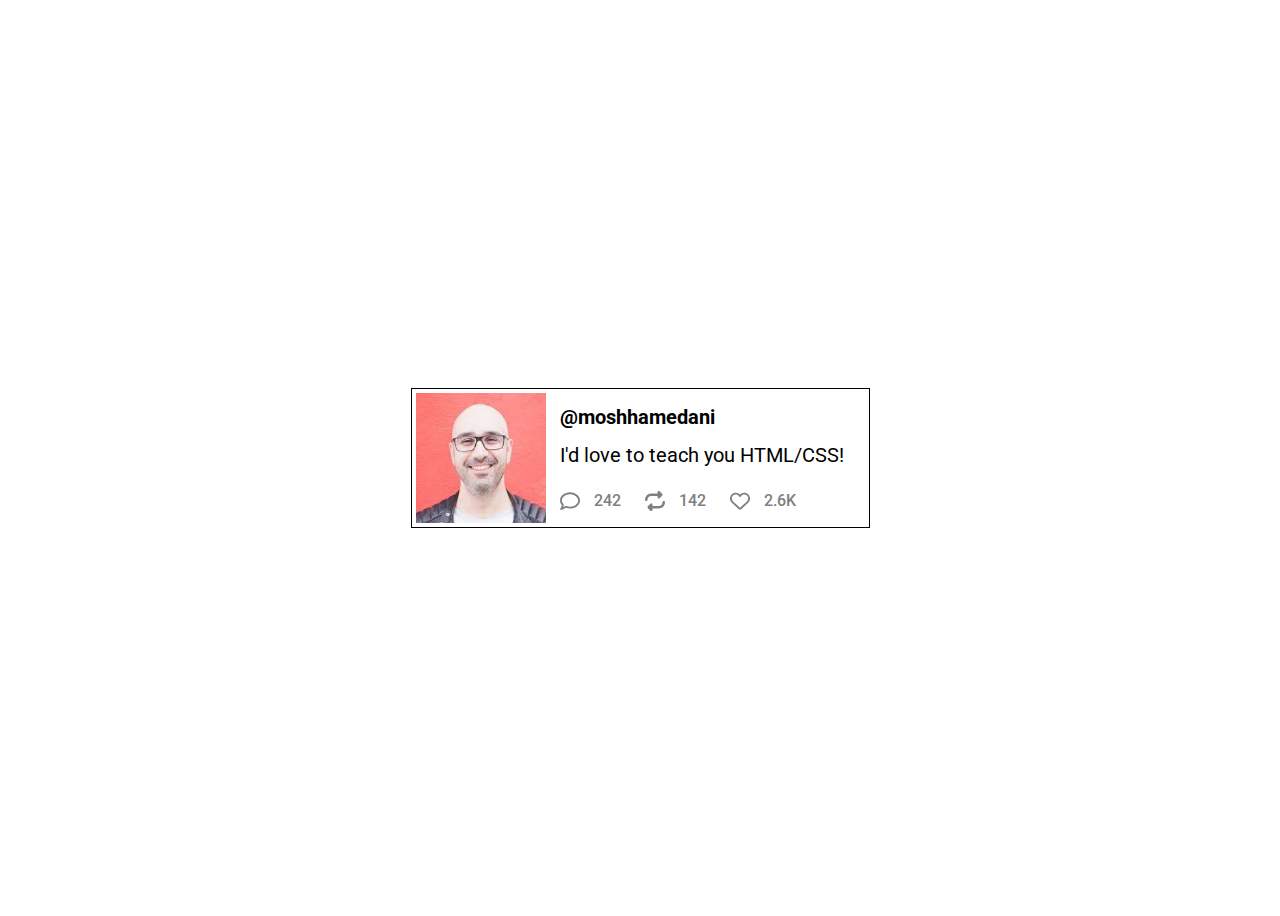
<file: 04_01_2024_card_design/index.html>
<!DOCTYPE html>
<html lang="en">

<head>
    <meta charset="UTF-8">
    <meta name="viewport" content="width=device-width, initial-scale=1.0">
    <title>Mosh</title>

    <!-- Link to the external CSS file -->
    <link rel="stylesheet" href="index.css">
</head>

<body>

    <!-- Main Container -->
    <div class="mainContainer">

        <!-- Card container -->
        <div class="cardContainer">

            <!-- Content container -->
            <div class="contentContainer">
                <img src="moshImage.jpg" alt="This is mosh image" class="cardImage">

                <!-- Text Container -->
                <div class="textContainer">
                    <div class="textSubcontainer">
                        <div id="name">@moshhamedani</div>
                        <div id="description">I'd love to teach you HTML/CSS!</div>

                        <!-- Icon container -->
                        <div id="iconesContainer">

                            <!-- COMMENTS icon -->
                            <div class="iconWrapper">
                                <span class="iconSpan">
                                    <svg xmlns="http://www.w3.org/2000/svg" viewBox="0 0 512 512"><!--!Font Awesome Free 6.5.1 by @fontawesome - https://fontawesome.com License - https://fontawesome.com/license/free Copyright 2024 Fonticons, Inc.--><path d="M123.6 391.3c12.9-9.4 29.6-11.8 44.6-6.4c26.5 9.6 56.2 15.1 87.8 15.1c124.7 0 208-80.5 208-160s-83.3-160-208-160S48 160.5 48 240c0 32 12.4 62.8 35.7 89.2c8.6 9.7 12.8 22.5 11.8 35.5c-1.4 18.1-5.7 34.7-11.3 49.4c17-7.9 31.1-16.7 39.4-22.7zM21.2 431.9c1.8-2.7 3.5-5.4 5.1-8.1c10-16.6 19.5-38.4 21.4-62.9C17.7 326.8 0 285.1 0 240C0 125.1 114.6 32 256 32s256 93.1 256 208s-114.6 208-256 208c-37.1 0-72.3-6.4-104.1-17.9c-11.9 8.7-31.3 20.6-54.3 30.6c-15.1 6.6-32.3 12.6-50.1 16.1c-.8 .2-1.6 .3-2.4 .5c-4.4 .8-8.7 1.5-13.2 1.9c-.2 0-.5 .1-.7 .1c-5.1 .5-10.2 .8-15.3 .8c-6.5 0-12.3-3.9-14.8-9.9c-2.5-6-1.1-12.8 3.4-17.4c4.1-4.2 7.8-8.7 11.3-13.5c1.7-2.3 3.3-4.6 4.8-6.9c.1-.2 .2-.3 .3-.5z"/></svg>
                                </span>
                                242
                            </div>

                            <!-- REPEAT icon -->
                            <div class="iconWrapper">
                                <span class="iconSpan">
                                    <svg xmlns="http://www.w3.org/2000/svg" viewBox="0 0 512 512"><!--!Font Awesome Free 6.5.1 by @fontawesome - https://fontawesome.com License - https://fontawesome.com/license/free Copyright 2024 Fonticons, Inc.--><path d="M0 224c0 17.7 14.3 32 32 32s32-14.3 32-32c0-53 43-96 96-96H320v32c0 12.9 7.8 24.6 19.8 29.6s25.7 2.2 34.9-6.9l64-64c12.5-12.5 12.5-32.8 0-45.3l-64-64c-9.2-9.2-22.9-11.9-34.9-6.9S320 19.1 320 32V64H160C71.6 64 0 135.6 0 224zm512 64c0-17.7-14.3-32-32-32s-32 14.3-32 32c0 53-43 96-96 96H192V352c0-12.9-7.8-24.6-19.8-29.6s-25.7-2.2-34.9 6.9l-64 64c-12.5 12.5-12.5 32.8 0 45.3l64 64c9.2 9.2 22.9 11.9 34.9 6.9s19.8-16.6 19.8-29.6V448H352c88.4 0 160-71.6 160-160z"/></svg>
                                </span>
                                142
                            </div>

                            <!-- HEART icon -->
                            <div class="iconWrapper">
                                <span class="iconSpan">
                                    <svg xmlns="http://www.w3.org/2000/svg" viewBox="0 0 512 512"><!--!Font Awesome Free 6.5.1 by @fontawesome - https://fontawesome.com License - https://fontawesome.com/license/free Copyright 2024 Fonticons, Inc.--><path d="M225.8 468.2l-2.5-2.3L48.1 303.2C17.4 274.7 0 234.7 0 192.8v-3.3c0-70.4 50-130.8 119.2-144C158.6 37.9 198.9 47 231 69.6c9 6.4 17.4 13.8 25 22.3c4.2-4.8 8.7-9.2 13.5-13.3c3.7-3.2 7.5-6.2 11.5-9c0 0 0 0 0 0C313.1 47 353.4 37.9 392.8 45.4C462 58.6 512 119.1 512 189.5v3.3c0 41.9-17.4 81.9-48.1 110.4L288.7 465.9l-2.5 2.3c-8.2 7.6-19 11.9-30.2 11.9s-22-4.2-30.2-11.9zM239.1 145c-.4-.3-.7-.7-1-1.1l-17.8-20c0 0-.1-.1-.1-.1c0 0 0 0 0 0c-23.1-25.9-58-37.7-92-31.2C81.6 101.5 48 142.1 48 189.5v3.3c0 28.5 11.9 55.8 32.8 75.2L256 430.7 431.2 268c20.9-19.4 32.8-46.7 32.8-75.2v-3.3c0-47.3-33.6-88-80.1-96.9c-34-6.5-69 5.4-92 31.2c0 0 0 0-.1 .1s0 0-.1 .1l-17.8 20c-.3 .4-.7 .7-1 1.1c-4.5 4.5-10.6 7-16.9 7s-12.4-2.5-16.9-7z"/></svg>
                                </span>
                                2.6K
                            </div>

                        </div>
                        <!-- end icon container -->
                    </div>
                </div>
                <!-- end Text container -->

            </div>
            <!-- end Contenet container -->
        </div>
        <!-- end Card container -->

    </div>
    <!-- end Main container-->

</body>

</html>
</file>
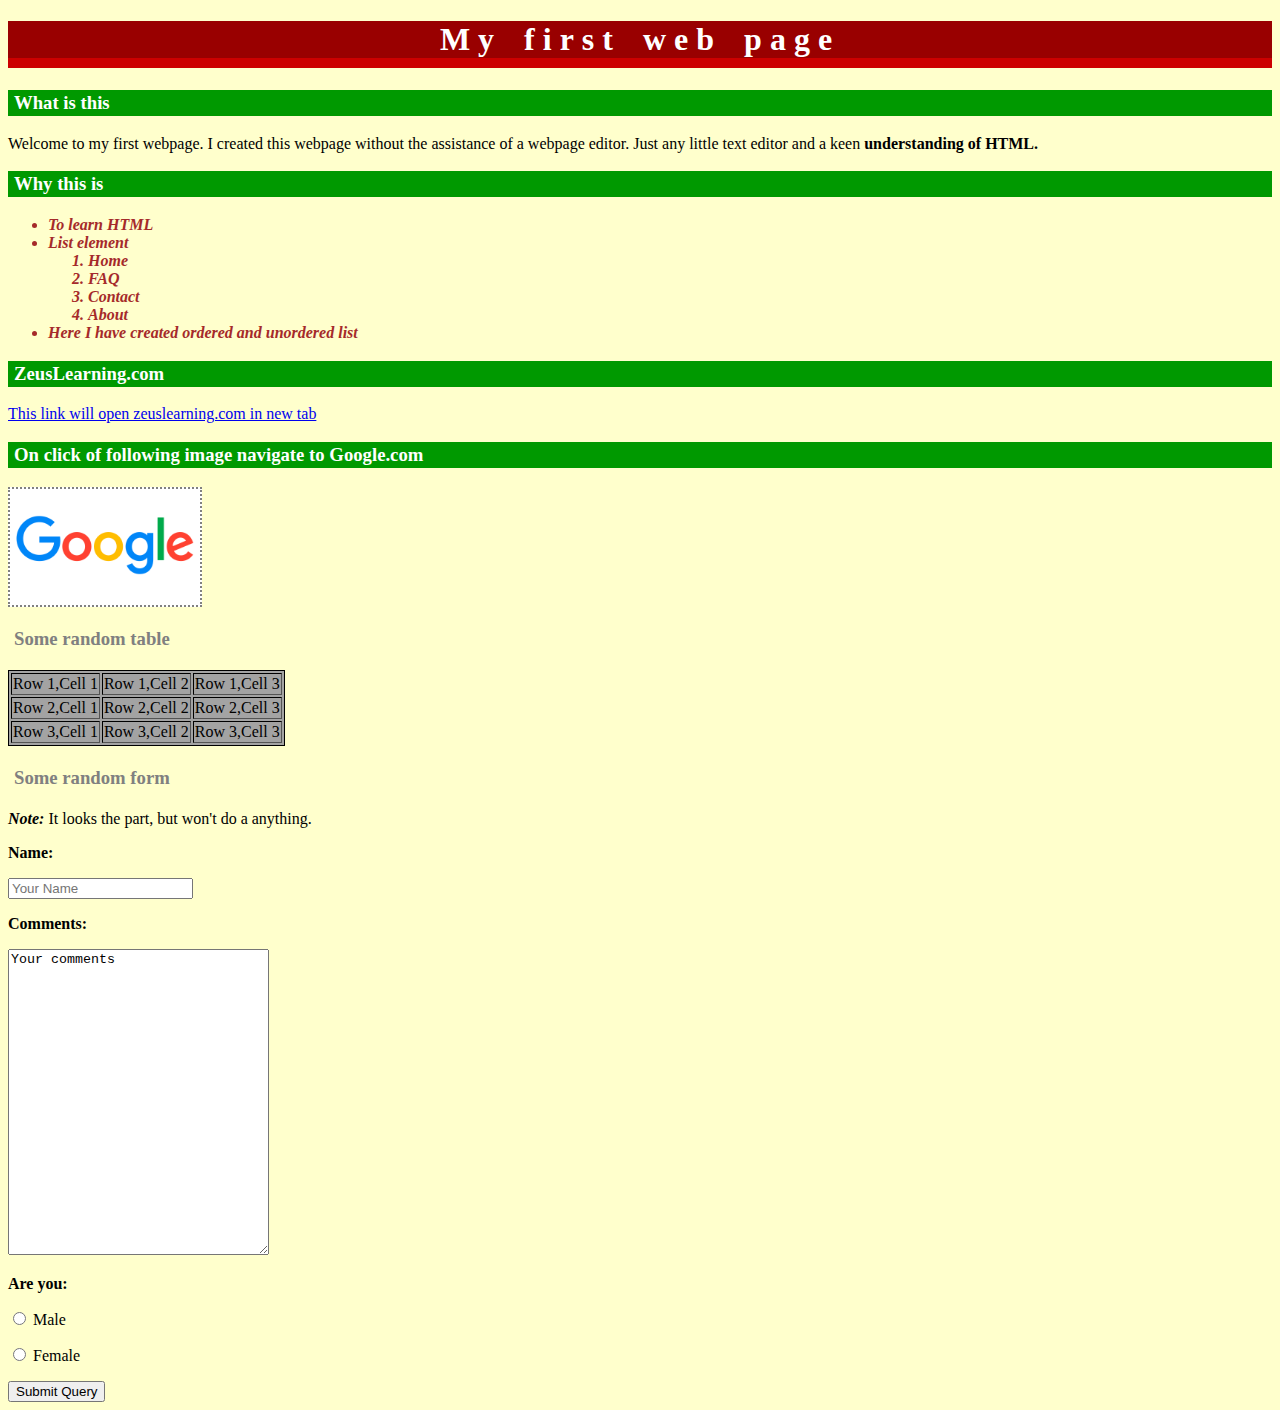
<file: 04_01_2024_doc_file_task/index.html>
<!DOCTYPE html>
<html lang="en">

<head>
    <meta charset="UTF-8">
    <meta name="viewport" content="width=device-width, initial-scale=1.0">
    <title>Docfile Tasks</title>
    <link rel="stylesheet" href="index.css">
</head>

<body>
    <h1 id="topHeading">My first web page</h1>
    <h3 class="subheadings">What is this</h3>
    <p>Welcome to my first webpage. I created this webpage without the assistance of a webpage editor. Just any little
        text editor and a keen <strong>understanding of HTML.</strong></p>

    <h3 class="subheadings">Why this is</h3>
    <div class="listcontainer">
        <ul>
            <li>To learn HTML</li>
            <li>List element</li>
            <ol>
                <li>Home</li>
                <li>FAQ</li>
                <li>Contact</li>
                <li>About</li>
            </ol>
            <li>Here I have created ordered and unordered list</li>
        </ul>
    </div>

    <h3 class="subheadings">ZeusLearning.com</h3>
    <a href="https://www.zeuslearning.com" target="_blank">This link will open zeuslearning.com in new tab</a>

    <h3 class="subheadings">On click of following image navigate to Google.com</h3>
    <div id="imageContainer">
        <a href="https://www.google.com">
            <img src="Google_logo.png" alt="Google logo" height="100">
        </a>
    </div>

    <h3 class="formtableheading">Some random table</h3>
    <!-- Table -->
    <table border="1" class="tablestyling">
        <!-- Row 1 -->
        <tr>
            <td>Row 1,Cell 1</td>
            <td>Row 1,Cell 2</td>
            <td>Row 1,Cell 3</td>
        </tr>

        <!-- Row 2 -->
        <tr>
            <td>Row 2,Cell 1</td>
            <td>Row 2,Cell 2</td>
            <td>Row 2,Cell 3</td>
        </tr>

        <!-- Row 3 -->
        <tr>
            <td>Row 3,Cell 1</td>
            <td>Row 3,Cell 2</td>
            <td>Row 3,Cell 3</td>
        </tr>
    </table>
    <!-- end table -->

    <h3 class="formtableheading">Some random form</h3>
    <div><strong class="fontitalic">Note: </strong>It looks the part, but won't do a anything.</div>
    <!-- Form -->
    <form action="#">
        <p class="formlabel">Name:</p>
        <input type="text" name="" id="" placeholder="Your Name">

        <p class="formlabel">Comments:</p>
        <textarea name="" id="" cols="30" rows="20">Your comments</textarea>

        <p class="formlabel">Are you:</p>
        <p><input type="radio" name="gender" id=""> Male</p>
        <p><input type="radio" name="gender" id=""> Female</p>

        <button type="submit">Submit Query</button>
    </form>
    <!-- end form -->
</body>

</html>
</file>
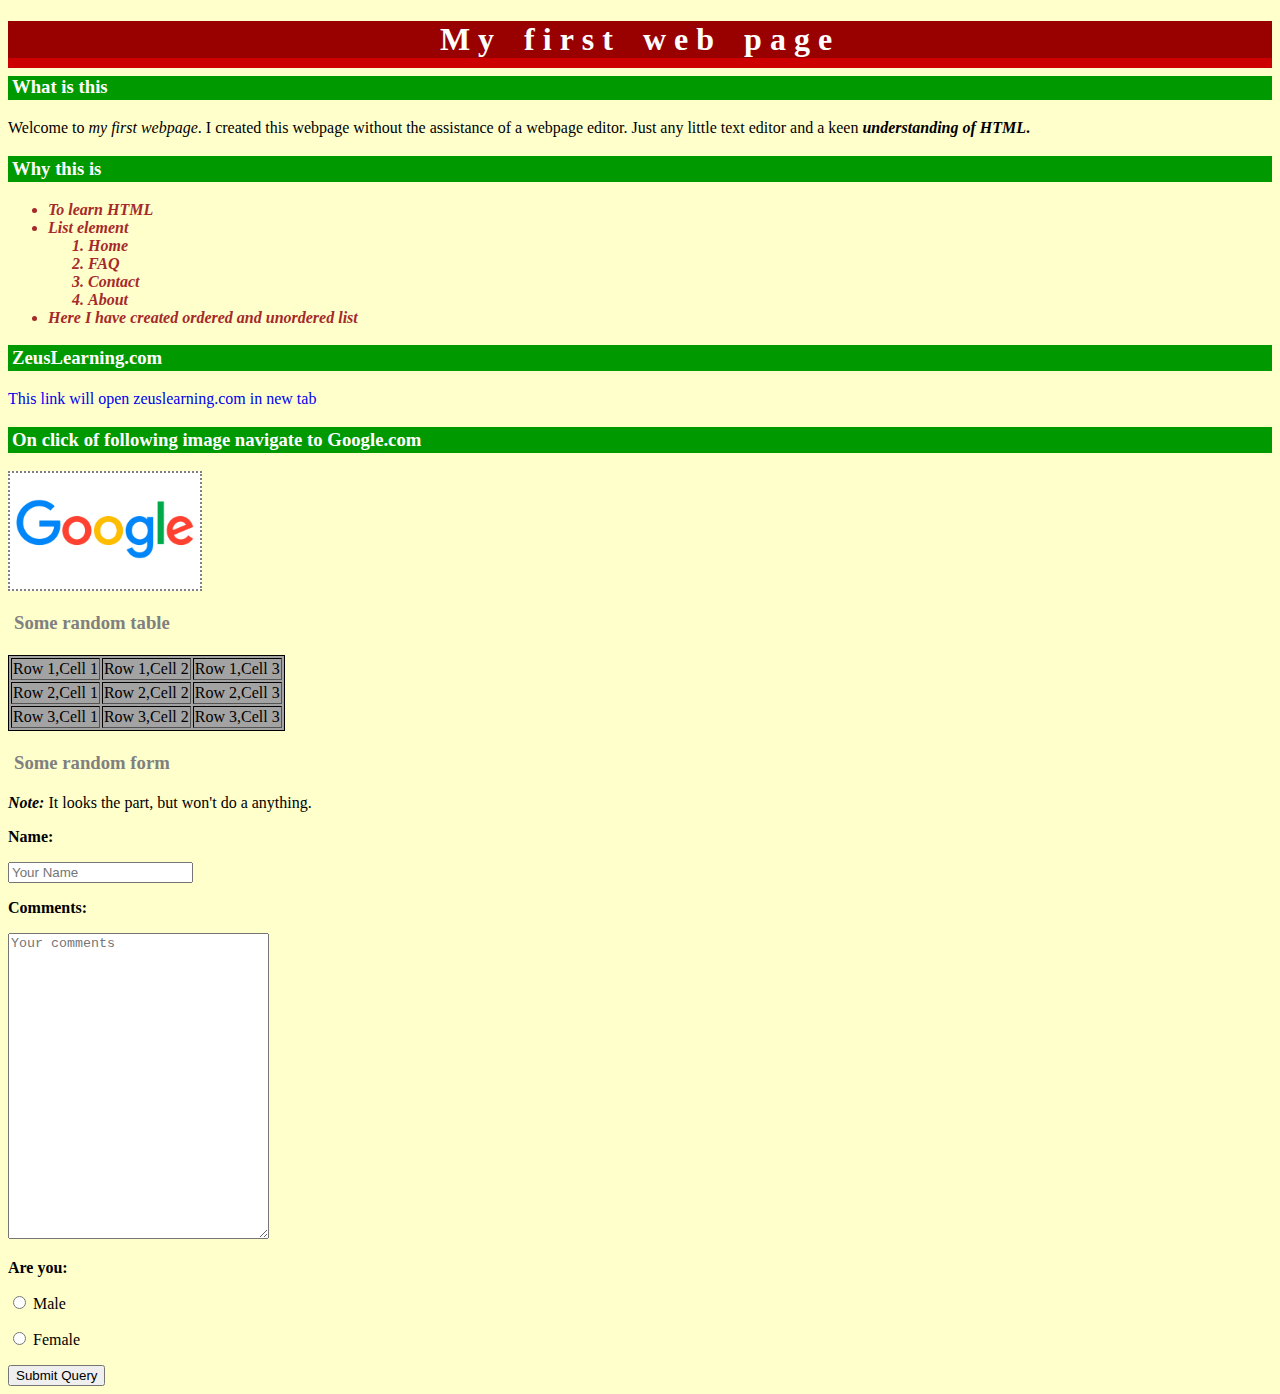
<file: 04_01_2024_simple_webpage/index.html>
<!DOCTYPE html>
<html lang="en">

<head>
    <meta charset="UTF-8">
    <meta name="viewport" content="width=device-width, initial-scale=1.0">
    <title>Docfile Tasks</title>
    <link rel="stylesheet" href="index.css">
</head>

<body>
    <h1 id="topHeading">My first web page</h1>
    <h3 id="first-subheading" class="subheadings">What is this</h3>
    <p>Welcome to <i>my first webpage</i>. I created this webpage without the assistance of a webpage editor. Just any little
        text editor and a keen <strong><i>understanding of HTML</i>.</strong></p>

    <h3 class="subheadings">Why this is</h3>
    <div class="listcontainer">
        <ul>
            <li>To learn HTML</li>
            <li>List element</li>
            <ol>
                <li>Home</li>
                <li>FAQ</li>
                <li>Contact</li>
                <li>About</li>
            </ol>
            <li>Here I have created ordered and unordered list</li>
        </ul>
    </div>

    <h3 class="subheadings">ZeusLearning.com</h3>
    <a class="zeus-link" href="https://www.zeuslearning.com" target="_blank">This link will open zeuslearning.com in new tab</a>

    <h3 class="subheadings">On click of following image navigate to Google.com</h3>
    <div id="imageContainer">
        <a href="https://www.google.com">
            <img src="Google_logo.png" alt="Google logo" height="100">
        </a>
    </div>

    <h3 class="formtableheading">Some random table</h3>
    <!-- Table -->
    <table border="1" class="tablestyling">
        <!-- Row 1 -->
        <tr>
            <td>Row 1,Cell 1</td>
            <td>Row 1,Cell 2</td>
            <td>Row 1,Cell 3</td>
        </tr>

        <!-- Row 2 -->
        <tr>
            <td>Row 2,Cell 1</td>
            <td>Row 2,Cell 2</td>
            <td>Row 2,Cell 3</td>
        </tr>

        <!-- Row 3 -->
        <tr>
            <td>Row 3,Cell 1</td>
            <td>Row 3,Cell 2</td>
            <td>Row 3,Cell 3</td>
        </tr>
    </table>
    <!-- end table -->

    <h3 class="formtableheading">Some random form</h3>
    <div><strong class="fontitalic">Note: </strong>It looks the part, but won't do a anything.</div>
    <!-- Form -->
    <form name="demo-form" id="demo-form" method="get" action="">
        <p class="formlabel"><label for="name">Name:</label></p>
        <input type="text" name="name" id="name" placeholder="Your Name">

        <p class="formlabel"><label for="comments">Comments:</label></p>
        <textarea name="comments" id="comments" cols="30" rows="20" placeholder="Your comments"></textarea>

        <p class="formlabel">Are you:</p>
        <p><label for="male-radio"><input type="radio" name="gender" value="male" id="male-radio"> Male</label></p>
        <p><label for="female-radio"><input type="radio" name="gender" value="female" id="female-radio"> Female</label></p>

        <button type="submit">Submit Query</button>
    </form>
    <!-- end form -->

    <!-- Script to validate the form -->
    <script src="./index.js"></script>
</body>

</html>
</file>
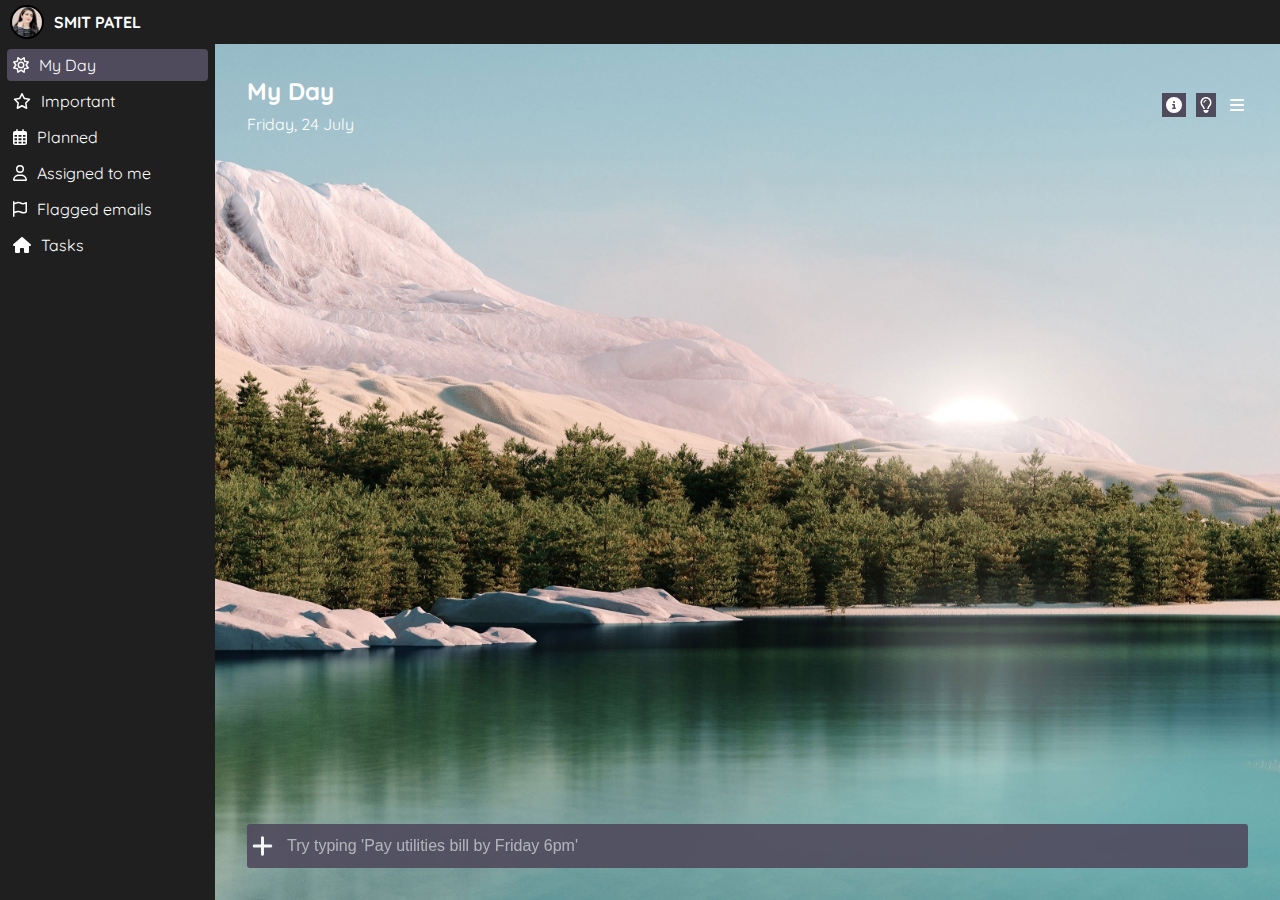
<file: Todo app/index.html>
<!DOCTYPE html>
<html lang="en">
<head>
    <meta charset="UTF-8">
    <meta name="viewport" content="width=device-width, initial-scale=1.0">
    <title>Todo</title>
    <link rel="stylesheet" href="index.css">
</head>
<body>
    <!-- Header -->
    <header>

        <!-- Navbar -->
        <nav id="navbar" class="navbar-wrapper">

            <!-- Profile picture -->
            <div class="pic-wrapper">
                <img id="profilePicture" src="./Assets/images/profile-pic.jpg" alt="user">
                <div class="username">Smit patel</div>
            </div>
            <img id="hamburger" src="./Assets/images/hamburger-menu.svg" alt="Open sidebar">
            <!-- end profile picture -->
        </nav>
        <!-- end navber -->

        <!-- Sidebar -->
        <aside id="sidebar" class="sidebar-wrapper">
            <ul id="sidebar-links">
                <li class="active-sidebar">
                    <svg xmlns="http://www.w3.org/2000/svg" viewBox="0 0 512 512"><!--!Font Awesome Free 6.5.1 by @fontawesome - https://fontawesome.com License - https://fontawesome.com/license/free Copyright 2024 Fonticons, Inc.--><path d="M375.7 19.7c-1.5-8-6.9-14.7-14.4-17.8s-16.1-2.2-22.8 2.4L256 61.1 173.5 4.2c-6.7-4.6-15.3-5.5-22.8-2.4s-12.9 9.8-14.4 17.8l-18.1 98.5L19.7 136.3c-8 1.5-14.7 6.9-17.8 14.4s-2.2 16.1 2.4 22.8L61.1 256 4.2 338.5c-4.6 6.7-5.5 15.3-2.4 22.8s9.8 13 17.8 14.4l98.5 18.1 18.1 98.5c1.5 8 6.9 14.7 14.4 17.8s16.1 2.2 22.8-2.4L256 450.9l82.5 56.9c6.7 4.6 15.3 5.5 22.8 2.4s12.9-9.8 14.4-17.8l18.1-98.5 98.5-18.1c8-1.5 14.7-6.9 17.8-14.4s2.2-16.1-2.4-22.8L450.9 256l56.9-82.5c4.6-6.7 5.5-15.3 2.4-22.8s-9.8-12.9-17.8-14.4l-98.5-18.1L375.7 19.7zM269.6 110l65.6-45.2 14.4 78.3c1.8 9.8 9.5 17.5 19.3 19.3l78.3 14.4L402 242.4c-5.7 8.2-5.7 19 0 27.2l45.2 65.6-78.3 14.4c-9.8 1.8-17.5 9.5-19.3 19.3l-14.4 78.3L269.6 402c-8.2-5.7-19-5.7-27.2 0l-65.6 45.2-14.4-78.3c-1.8-9.8-9.5-17.5-19.3-19.3L64.8 335.2 110 269.6c5.7-8.2 5.7-19 0-27.2L64.8 176.8l78.3-14.4c9.8-1.8 17.5-9.5 19.3-19.3l14.4-78.3L242.4 110c8.2 5.7 19 5.7 27.2 0zM256 368a112 112 0 1 0 0-224 112 112 0 1 0 0 224zM192 256a64 64 0 1 1 128 0 64 64 0 1 1 -128 0z"/></svg>
                    My Day
                </li>
                <li>
                    <svg xmlns="http://www.w3.org/2000/svg" viewBox="0 0 576 512"><!--!Font Awesome Free 6.5.1 by @fontawesome - https://fontawesome.com License - https://fontawesome.com/license/free Copyright 2024 Fonticons, Inc.--><path d="M287.9 0c9.2 0 17.6 5.2 21.6 13.5l68.6 141.3 153.2 22.6c9 1.3 16.5 7.6 19.3 16.3s.5 18.1-5.9 24.5L433.6 328.4l26.2 155.6c1.5 9-2.2 18.1-9.7 23.5s-17.3 6-25.3 1.7l-137-73.2L151 509.1c-8.1 4.3-17.9 3.7-25.3-1.7s-11.2-14.5-9.7-23.5l26.2-155.6L31.1 218.2c-6.5-6.4-8.7-15.9-5.9-24.5s10.3-14.9 19.3-16.3l153.2-22.6L266.3 13.5C270.4 5.2 278.7 0 287.9 0zm0 79L235.4 187.2c-3.5 7.1-10.2 12.1-18.1 13.3L99 217.9 184.9 303c5.5 5.5 8.1 13.3 6.8 21L171.4 443.7l105.2-56.2c7.1-3.8 15.6-3.8 22.6 0l105.2 56.2L384.2 324.1c-1.3-7.7 1.2-15.5 6.8-21l85.9-85.1L358.6 200.5c-7.8-1.2-14.6-6.1-18.1-13.3L287.9 79z"/></svg>
                    Important
                </li>
                <li>
                    <svg xmlns="http://www.w3.org/2000/svg" viewBox="0 0 448 512"><!--!Font Awesome Free 6.5.1 by @fontawesome - https://fontawesome.com License - https://fontawesome.com/license/free Copyright 2024 Fonticons, Inc.--><path d="M152 24c0-13.3-10.7-24-24-24s-24 10.7-24 24V64H64C28.7 64 0 92.7 0 128v16 48V448c0 35.3 28.7 64 64 64H384c35.3 0 64-28.7 64-64V192 144 128c0-35.3-28.7-64-64-64H344V24c0-13.3-10.7-24-24-24s-24 10.7-24 24V64H152V24zM48 192h80v56H48V192zm0 104h80v64H48V296zm128 0h96v64H176V296zm144 0h80v64H320V296zm80-48H320V192h80v56zm0 160v40c0 8.8-7.2 16-16 16H320V408h80zm-128 0v56H176V408h96zm-144 0v56H64c-8.8 0-16-7.2-16-16V408h80zM272 248H176V192h96v56z"/></svg>
                    Planned
                </li>
                <li>
                    <svg xmlns="http://www.w3.org/2000/svg" viewBox="0 0 448 512"><!--!Font Awesome Free 6.5.1 by @fontawesome - https://fontawesome.com License - https://fontawesome.com/license/free Copyright 2024 Fonticons, Inc.--><path d="M304 128a80 80 0 1 0 -160 0 80 80 0 1 0 160 0zM96 128a128 128 0 1 1 256 0A128 128 0 1 1 96 128zM49.3 464H398.7c-8.9-63.3-63.3-112-129-112H178.3c-65.7 0-120.1 48.7-129 112zM0 482.3C0 383.8 79.8 304 178.3 304h91.4C368.2 304 448 383.8 448 482.3c0 16.4-13.3 29.7-29.7 29.7H29.7C13.3 512 0 498.7 0 482.3z"/></svg>
                    Assigned to me
                </li>
                <li>
                    <svg xmlns="http://www.w3.org/2000/svg" viewBox="0 0 448 512"><!--!Font Awesome Free 6.5.1 by @fontawesome - https://fontawesome.com License - https://fontawesome.com/license/free Copyright 2024 Fonticons, Inc.--><path d="M48 24C48 10.7 37.3 0 24 0S0 10.7 0 24V64 350.5 400v88c0 13.3 10.7 24 24 24s24-10.7 24-24V388l80.3-20.1c41.1-10.3 84.6-5.5 122.5 13.4c44.2 22.1 95.5 24.8 141.7 7.4l34.7-13c12.5-4.7 20.8-16.6 20.8-30V66.1c0-23-24.2-38-44.8-27.7l-9.6 4.8c-46.3 23.2-100.8 23.2-147.1 0c-35.1-17.6-75.4-22-113.5-12.5L48 52V24zm0 77.5l96.6-24.2c27-6.7 55.5-3.6 80.4 8.8c54.9 27.4 118.7 29.7 175 6.8V334.7l-24.4 9.1c-33.7 12.6-71.2 10.7-103.4-5.4c-48.2-24.1-103.3-30.1-155.6-17.1L48 338.5v-237z"/></svg> 
                    Flagged emails
                </li>
                <li>
                    <svg xmlns="http://www.w3.org/2000/svg" viewBox="0 0 576 512"><!--!Font Awesome Free 6.5.1 by @fontawesome - https://fontawesome.com License - https://fontawesome.com/license/free Copyright 2024 Fonticons, Inc.--><path d="M575.8 255.5c0 18-15 32.1-32 32.1h-32l.7 160.2c0 2.7-.2 5.4-.5 8.1V472c0 22.1-17.9 40-40 40H456c-1.1 0-2.2 0-3.3-.1c-1.4 .1-2.8 .1-4.2 .1H416 392c-22.1 0-40-17.9-40-40V448 384c0-17.7-14.3-32-32-32H256c-17.7 0-32 14.3-32 32v64 24c0 22.1-17.9 40-40 40H160 128.1c-1.5 0-3-.1-4.5-.2c-1.2 .1-2.4 .2-3.6 .2H104c-22.1 0-40-17.9-40-40V360c0-.9 0-1.9 .1-2.8V287.6H32c-18 0-32-14-32-32.1c0-9 3-17 10-24L266.4 8c7-7 15-8 22-8s15 2 21 7L564.8 231.5c8 7 12 15 11 24z"/></svg>
                    Tasks
                </li>
            </ul>
        </aside>
        <!-- end sidebar -->
    </header>
    <!-- end header -->

    <!-- Content -->
    <div id="content" class="content-wrapper">
        <!-- contnen sub-container -->
        <div class="sub-container">
            <!-- Date and time -->
            <div class="content-datetime">
                <!-- My date date -->
                <div class="myday">
                    <h2>My Day</h2>
                    <span id="date">date</span>
                </div>
                <!-- end My day date -->

                <div class="more-menu">
                    <span><svg xmlns="http://www.w3.org/2000/svg" viewBox="0 0 512 512"><path d="M256 512A256 256 0 1 0 256 0a256 256 0 1 0 0 512zM216 336h24V272H216c-13.3 0-24-10.7-24-24s10.7-24 24-24h48c13.3 0 24 10.7 24 24v88h8c13.3 0 24 10.7 24 24s-10.7 24-24 24H216c-13.3 0-24-10.7-24-24s10.7-24 24-24zm40-208a32 32 0 1 1 0 64 32 32 0 1 1 0-64z"/></svg></span>
                    <span><svg xmlns="http://www.w3.org/2000/svg" viewBox="0 0 384 512"><path d="M297.2 248.9C311.6 228.3 320 203.2 320 176c0-70.7-57.3-128-128-128S64 105.3 64 176c0 27.2 8.4 52.3 22.8 72.9c3.7 5.3 8.1 11.3 12.8 17.7l0 0c12.9 17.7 28.3 38.9 39.8 59.8c10.4 19 15.7 38.8 18.3 57.5H109c-2.2-12-5.9-23.7-11.8-34.5c-9.9-18-22.2-34.9-34.5-51.8l0 0 0 0c-5.2-7.1-10.4-14.2-15.4-21.4C27.6 247.9 16 213.3 16 176C16 78.8 94.8 0 192 0s176 78.8 176 176c0 37.3-11.6 71.9-31.4 100.3c-5 7.2-10.2 14.3-15.4 21.4l0 0 0 0c-12.3 16.8-24.6 33.7-34.5 51.8c-5.9 10.8-9.6 22.5-11.8 34.5H226.4c2.6-18.7 7.9-38.6 18.3-57.5c11.5-20.9 26.9-42.1 39.8-59.8l0 0 0 0 0 0c4.7-6.4 9-12.4 12.7-17.7zM192 128c-26.5 0-48 21.5-48 48c0 8.8-7.2 16-16 16s-16-7.2-16-16c0-44.2 35.8-80 80-80c8.8 0 16 7.2 16 16s-7.2 16-16 16zm0 384c-44.2 0-80-35.8-80-80V416H272v16c0 44.2-35.8 80-80 80z"/></svg></span>
                    <span><svg xmlns="http://www.w3.org/2000/svg" viewBox="0 0 448 512"><path d="M0 96C0 78.3 14.3 64 32 64H416c17.7 0 32 14.3 32 32s-14.3 32-32 32H32C14.3 128 0 113.7 0 96zM0 256c0-17.7 14.3-32 32-32H416c17.7 0 32 14.3 32 32s-14.3 32-32 32H32c-17.7 0-32-14.3-32-32zM448 416c0 17.7-14.3 32-32 32H32c-17.7 0-32-14.3-32-32s14.3-32 32-32H416c17.7 0 32 14.3 32 32z"/></svg></span>
                </div>
            </div>
            <!-- end date and time -->

            <!-- Task list -->
            <div id="task-container" class="content-task">
                <ul id='task-list'>
                    <!-- ============================================ -->
                    <!-- Task list will be added dynamically using JS -->
                    <!-- ============================================ -->
                </ul>
            </div>
            <!-- end task list -->

            <!-- Add tasks -->
            <div class="content-addtask">
                <span id="add-task-button"><svg font-weight="bold" xmlns="http://www.w3.org/2000/svg" viewBox="0 0 448 512"><path d="M256 80c0-17.7-14.3-32-32-32s-32 14.3-32 32V224H48c-17.7 0-32 14.3-32 32s14.3 32 32 32H192V432c0 17.7 14.3 32 32 32s32-14.3 32-32V288H400c17.7 0 32-14.3 32-32s-14.3-32-32-32H256V80z"/></svg></span>
                <input id="add-task-input" placeholder="Try typing 'Pay utilities bill by Friday 6pm'" autofocus type="text" />
                <span id="cancel-edit-button"><svg xmlns="http://www.w3.org/2000/svg" viewBox="0 0 384 512"><path d="M342.6 150.6c12.5-12.5 12.5-32.8 0-45.3s-32.8-12.5-45.3 0L192 210.7 86.6 105.4c-12.5-12.5-32.8-12.5-45.3 0s-12.5 32.8 0 45.3L146.7 256 41.4 361.4c-12.5 12.5-12.5 32.8 0 45.3s32.8 12.5 45.3 0L192 301.3 297.4 406.6c12.5 12.5 32.8 12.5 45.3 0s12.5-32.8 0-45.3L237.3 256 342.6 150.6z"/></svg></span>
            </div>
            <!-- end add task -->
        </div>
        <!-- end contnent sub-container -->
    </div>
    <!-- end content -->

    <!-- JavaScript to manipulate DOM -->
    <script src="./index.js"></script>
</body>
</html>
</file>
<file: 04_01_2024_card_design/index.css>
@import url(http://fonts.googleapis.com/css?family=Roboto:400,100,100italic,300,300ita‌​lic,400italic,500,500italic,700,700italic,900italic,900);
body{
    font-family: Roboto;
}

.mainContainer{
    height: 100vh;
    width: 100%;
    display: flex;
    justify-content: center;
    align-items: center;
}

.cardContainer{
    width: 457px;
    height: 138px;
    border: 1px solid black;
}

.contentContainer{
    display: flex;
    flex-direction: row;
    gap: 14px;
    margin: 4px;
}

.cardImage{
    height: 130px;
    width: 130px;
}

.textContainer{
    display: flex;
    align-items: center;
}

#name{
    font-size: 20px;
    font-weight: bold;
    color: #000000;
    margin-bottom: 14px;
}

#description{
    font-size: 20px;
    color: #000000;
    margin-bottom: 24px;
}

#iconesContainer{
    display: flex;
    flex-direction: row;
    gap: 24px;
}

.iconWrapper{
    display: flex;
    font-weight: 500;
    color:gray;
}

.iconSpan{
    height: 20px;
    width: 20px;
    display: flex;
    align-items: center;
    margin-right: 14px;
    fill: grey;
}
</file>
<file: 04_01_2024_doc_file_task/index.css>
body{
    background-color: #ffffcc;
}

#topHeading{
    background-color: #990000;
    display: flex;
    justify-content: center;
    letter-spacing: 8px;
    word-spacing: 6px;
    border-bottom: 10px solid #cc0000;
    color: #ffffff;
}

.subheadings{
    background-color: #009900;
    color: #ffffff;
    padding: 2px 6px 2px 6px;
}

.listcontainer{
    color: brown;
    font-style: italic;
    font-weight: bolder;
}

.formtableheading{
    color: gray;
    padding: 2px 6px 2px 6px;
}

.formlabel{
    font-weight: bold;
}

.fontitalic{
    font-style: italic;
    font-weight: bolder;
}

.tablestyling{
    background-color: rgb(163, 163, 163);
    border: 1px solid #000000;
}

#imageContainer{
    background-color: #ffffff;
    width: max-content;
    padding: 6px;
    border: 2px dotted gray;
}
</file>
<file: 04_01_2024_simple_webpage/index.css>
body{
    background-color: #ffffcc;
}

#topHeading{
    background-color: #990000;
    display: flex;
    justify-content: center;
    letter-spacing: 8px;
    word-spacing: 6px;
    border-bottom: 10px solid #cc0000;
    color: #ffffff;
    margin-bottom: 8px;
}


.subheadings{
    background-color: #009900;
    color: #ffffff;
    padding: 2px 4px 2px 4px;
}

#first-subheading{
    padding-top: 0px;
    margin-top: 0px;
}

.listcontainer{
    color: brown;
    font-style: italic;
    font-weight: bolder;
}

.formtableheading{
    color: gray;
    padding: 2px 6px 2px 6px;
}

.formlabel{
    font-weight: bold;
}

.fontitalic{
    font-style: italic;
    font-weight: bolder;
}

.tablestyling{
    background-color: rgb(163, 163, 163);
    border: 1px solid #000000;
}

#imageContainer{
    background-color: #ffffff;
    width: max-content;
    padding: 6px;
    border: 2px dotted gray;
}

.zeus-link{
    text-decoration: none;
}
</file>
<file: Todo app/index.css>
@font-face {
  font-family: quicksand;
  src: url("./Assets/fonts/Quicksand_font/Quicksand-VariableFont_wght.ttf");
}
body {
  font-family: quicksand;
  color: #ffffff;
  margin: 0px;
  padding: 0px;
  height: 100vh;
}

.navbar-wrapper {
  background-color: #1F1F1F;
  display: flex;
  justify-content: space-between;
  padding: 5px 10px;
}
.navbar-wrapper .pic-wrapper {
  display: flex;
  justify-content: center;
  align-items: center;
  gap: 10px;
}
.navbar-wrapper .pic-wrapper #hamburger {
  cursor: pointer;
}
.navbar-wrapper .pic-wrapper #profilePicture {
  height: 30px;
  width: 30px;
  border-radius: 100%;
  border: 2px solid black;
}
.navbar-wrapper .username {
  font-weight: bold;
  text-transform: uppercase;
}
.navbar-wrapper .username:hover {
  cursor: pointer;
  color: #c5c5c5;
}

.sidebar-wrapper {
  background-color: #1F1F1F;
  position: absolute;
  box-sizing: border-box;
  height: 100%;
  left: 0;
  min-width: 215px;
  max-width: 250px;
  padding: 5px 7px;
}
.sidebar-wrapper ul {
  list-style: none;
  margin: 0;
  padding: 0;
}
.sidebar-wrapper li {
  font-size: 16px;
  margin-bottom: 4px;
  padding: 6px;
  border-radius: 4px;
  display: flex;
  align-items: center;
}
.sidebar-wrapper li svg {
  display: inline;
  height: 16px;
  margin-right: 10px;
  fill: white;
}

.active-sidebar {
  background-color: #504a5d;
}

.content-wrapper {
  color: black;
  box-sizing: border-box;
  padding: 2em 2em;
  background-image: url("./Assets/images/content-background.jpg");
  background-size: cover;
  background-repeat: no-repeat;
}

.sub-container {
  height: 100%;
  width: 100%;
  display: flex;
  flex-direction: column;
}

.content-datetime {
  display: flex;
  justify-content: space-between;
  gap: 10px;
  margin-bottom: 10px;
}
.content-datetime .myday {
  color: #ffffff;
}
.content-datetime .myday h2 {
  margin: 0px;
  padding: 0px;
  margin-bottom: 8px;
}
.content-datetime .more-menu {
  display: flex;
  justify-content: center;
  align-items: center;
  gap: 10px;
}
.content-datetime .more-menu span {
  background-color: #504a5d;
  padding: 4px;
  display: flex;
  align-items: center;
}
.content-datetime .more-menu span svg {
  height: 16px;
  fill: #ffffff;
}
.content-datetime .more-menu :last-child {
  background-color: transparent;
}

.content-task {
  overflow-y: auto;
}
.content-task ul {
  list-style: none;
  margin: 0px;
  padding: 0px;
  display: flex;
  flex-direction: column;
  gap: 10px;
}
.content-task ul li {
  background-color: rgba(80, 74, 93, 0.9);
  color: #ffffff;
  display: flex;
  align-items: center;
  justify-content: space-between;
  padding: 6px;
  border-radius: 4px;
  font-size: 14px;
}
.content-task ul li span {
  display: flex;
  justify-content: center;
  align-items: center;
}
.content-task ul li svg {
  height: 14px;
  fill: #ffffff;
  border: 2px solid #ffffff;
  border-radius: 100%;
  padding: 3px 4px;
  margin-right: 10px;
  cursor: pointer;
}
.content-task ul li .task-delete-button {
  border: none;
  border-radius: 0;
  margin: 0px;
}
.content-task ul li .task-edit-button {
  border: none;
  border-radius: 0;
  margin: 0px;
  margin-right: 10px;
}

.content-addtask {
  background-color: #504a5d;
  margin-top: auto;
  display: flex;
  padding: 5px;
  opacity: 0.9;
  border-radius: 3px;
}
.content-addtask span {
  display: flex;
  height: 100%;
  justify-content: center;
  align-items: center;
  cursor: pointer;
}
.content-addtask span svg {
  height: 24px;
  fill: #ffffff;
  margin-right: 6px;
}
.content-addtask #add-task-input {
  width: 100%;
  background-color: #504a5d;
  color: #ffffff;
  font-size: 16px;
  padding: 8px;
  border: none;
}
.content-addtask #add-task-input::-moz-placeholder {
  color: #ffffff;
  opacity: 0.6;
}
.content-addtask #add-task-input::placeholder {
  color: #ffffff;
  opacity: 0.6;
}
.content-addtask #add-task-input:focus {
  outline: none;
}
.content-addtask #cancel-edit-button {
  display: none;
}

.completed-task {
  text-decoration: line-through;
}

@media only screen and (min-width: 768px) {
  #hamburger {
    display: none;
  }
}
@media only screen and (min-width: 300px) and (max-width: 768px) {
  .content-wrapper {
    margin-left: 0 !important;
  }
  #hamburger {
    display: block;
  }
}/*# sourceMappingURL=index.css.map */
</file>
